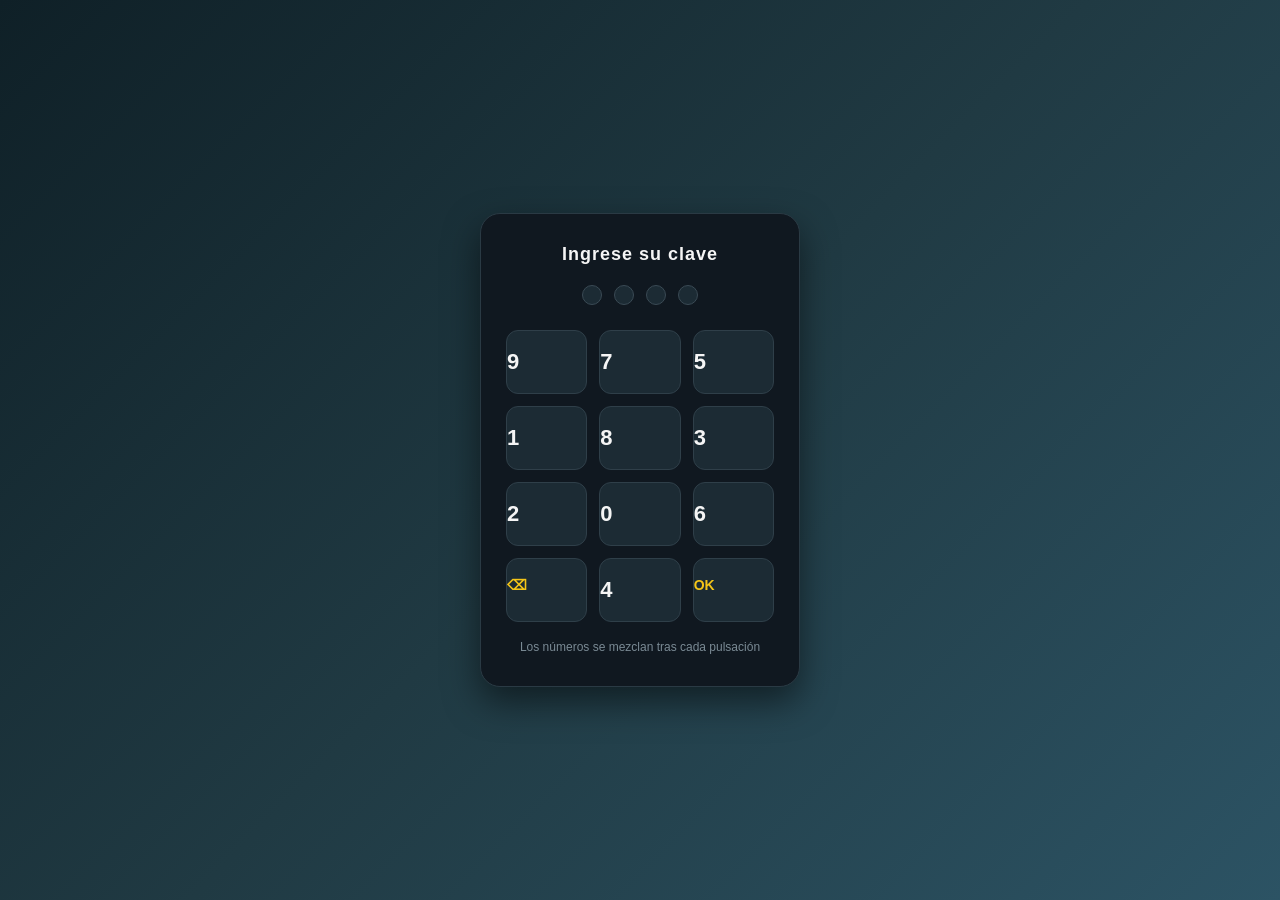
<file: Clave/index.html>
<!DOCTYPE html>
<html lang="es">
<head>
<meta charset="UTF-8">
<meta name="viewport" content="width=device-width, initial-scale=1.0">
<title>Teclado Virtual Bancario</title>
<style>
  * {
    box-sizing: border-box;
  }

  body {
    margin: 0;
    min-height: 100vh;
    display: flex;
    align-items: center;
    justify-content: center;
    background: linear-gradient(135deg, #0f2027, #203a43, #2c5364);
    font-family: 'Segoe UI', Arial, sans-serif;
  }

  .panel {
    background: #101820;
    border-radius: 20px;
    padding: 30px 25px;
    width: 320px;
    box-shadow: 0 15px 35px rgba(0, 0, 0, 0.5);
    border: 1px solid #2a3a44;
  }

  .panel h1 {
    color: #f5f5f5;
    font-size: 18px;
    text-align: center;
    margin: 0 0 20px;
    letter-spacing: 1px;
  }

  .display {
    display: flex;
    justify-content: center;
    gap: 12px;
    margin-bottom: 25px;
  }

  .dot {
    width: 20px;
    height: 20px;
    border-radius: 50%;
    background: #1c2b34;
    border: 1px solid #3a4a54;
    display: flex;
    align-items: center;
    justify-content: center;
    font-size: 18px;
    font-weight: 900;
    font-family: Arial, sans-serif;
    color: #101820;
    transition: background 0.2s;
  }

  .dot span {
    transform: translateY(-2px);
  }

  .dot.filled {
    background: #f5c518;
    border-color: #f5c518;
  }

  .keypad {
    display: grid;
    grid-template-columns: repeat(3, 1fr);
    gap: 12px;
  }

  .key {
    padding: 18px 0;
    font-size: 22px;
    font-weight: 600;
    color: #f5f5f5;
    background: #1c2b34;
    border: 1px solid #2f3f49;
    border-radius: 12px;
    cursor: pointer;
    user-select: none;
    transition: transform 0.08s, background 0.15s;
  }

  .key:hover {
    background: #24343e;
  }

  .key:active {
    transform: scale(0.94);
    background: #2f3f49;
  }

  .key.action {
    font-size: 14px;
    color: #f5c518;
  }

  .key.empty {
    visibility: hidden;
  }

  .key.disabled {
    opacity: 0.3;
    cursor: not-allowed;
  }

  .msg {
    margin-top: 18px;
    text-align: center;
    color: #7a8a94;
    font-size: 12px;
    min-height: 16px;
  }

  .msg.success {
    color: #4caf50;
  }
</style>
</head>
<body>

<div class="panel">
  <h1>Ingrese su clave</h1>

  <div class="display" id="display"></div>

  <div class="keypad" id="keypad"></div>

  <div class="msg" id="msg">Los números se mezclan tras cada pulsación</div>
</div>

<script>
  const PIN_LENGTH = 4;
  const CORRECT_PIN = '1234';

  const displayEl = document.getElementById('display');
  const keypadEl = document.getElementById('keypad');
  const msgEl = document.getElementById('msg');

  let entered = '';

  function renderDisplay() {
    displayEl.innerHTML = '';
    for (let i = 0; i < PIN_LENGTH; i++) {
      const dot = document.createElement('div');
      dot.className = 'dot' + (i < entered.length ? ' filled' : '');
      if (i < entered.length) {
        const star = document.createElement('span');
        star.textContent = '*';
        dot.appendChild(star);
      }
      displayEl.appendChild(dot);
    }
  }

  function shuffle(array) {
    for (let i = array.length - 1; i > 0; i--) {
      const j = Math.floor(Math.random() * (i + 1));
      [array[i], array[j]] = [array[j], array[i]];
    }
    return array;
  }

  function renderKeypad() {
    keypadEl.innerHTML = '';
    const digits = shuffle(['0', '1', '2', '3', '4', '5', '6', '7', '8', '9']);

    const layout = [...digits.slice(0, 9), 'borrar', digits[9], 'ok'];

    const isFull = entered.length >= PIN_LENGTH;

    layout.forEach(value => {
      const isDigit = value !== 'borrar' && value !== 'ok';
      const btn = document.createElement('div');
      btn.textContent = value === 'borrar' ? '⌫' : value === 'ok' ? 'OK' : value;
      btn.className = 'key'
        + (value === 'borrar' || value === 'ok' ? ' action' : '')
        + (isDigit && isFull ? ' disabled' : '');

      if (!(isDigit && isFull)) {
        btn.addEventListener('click', () => handleKey(value));
      }
      keypadEl.appendChild(btn);
    });
  }

  function handleKey(value) {
    if (value === 'borrar') {
      entered = entered.slice(0, -1);
      setMsg('Los números se mezclan tras cada pulsación', false);
    } else if (value === 'ok') {
      checkPin();
      return;
    } else if (entered.length < PIN_LENGTH) {
      entered += value;
      setMsg('Los números se mezclan tras cada pulsación', false);
    }

    renderDisplay();
    renderKeypad();
  }

  function checkPin() {
    if (entered.length !== PIN_LENGTH) {
      setMsg('Ingrese los ' + PIN_LENGTH + ' dígitos', false);
      return;
    }
    if (entered === CORRECT_PIN) {
      setMsg('Clave correcta ✔', true);
    } else {
      setMsg('Clave incorrecta, intente de nuevo', false);
    }
    entered = '';
    renderDisplay();
    renderKeypad();
  }

  function setMsg(text, success) {
    msgEl.textContent = text;
    msgEl.classList.toggle('success', success);
  }

  renderDisplay();
  renderKeypad();
</script>

</body>
</html>
</file>
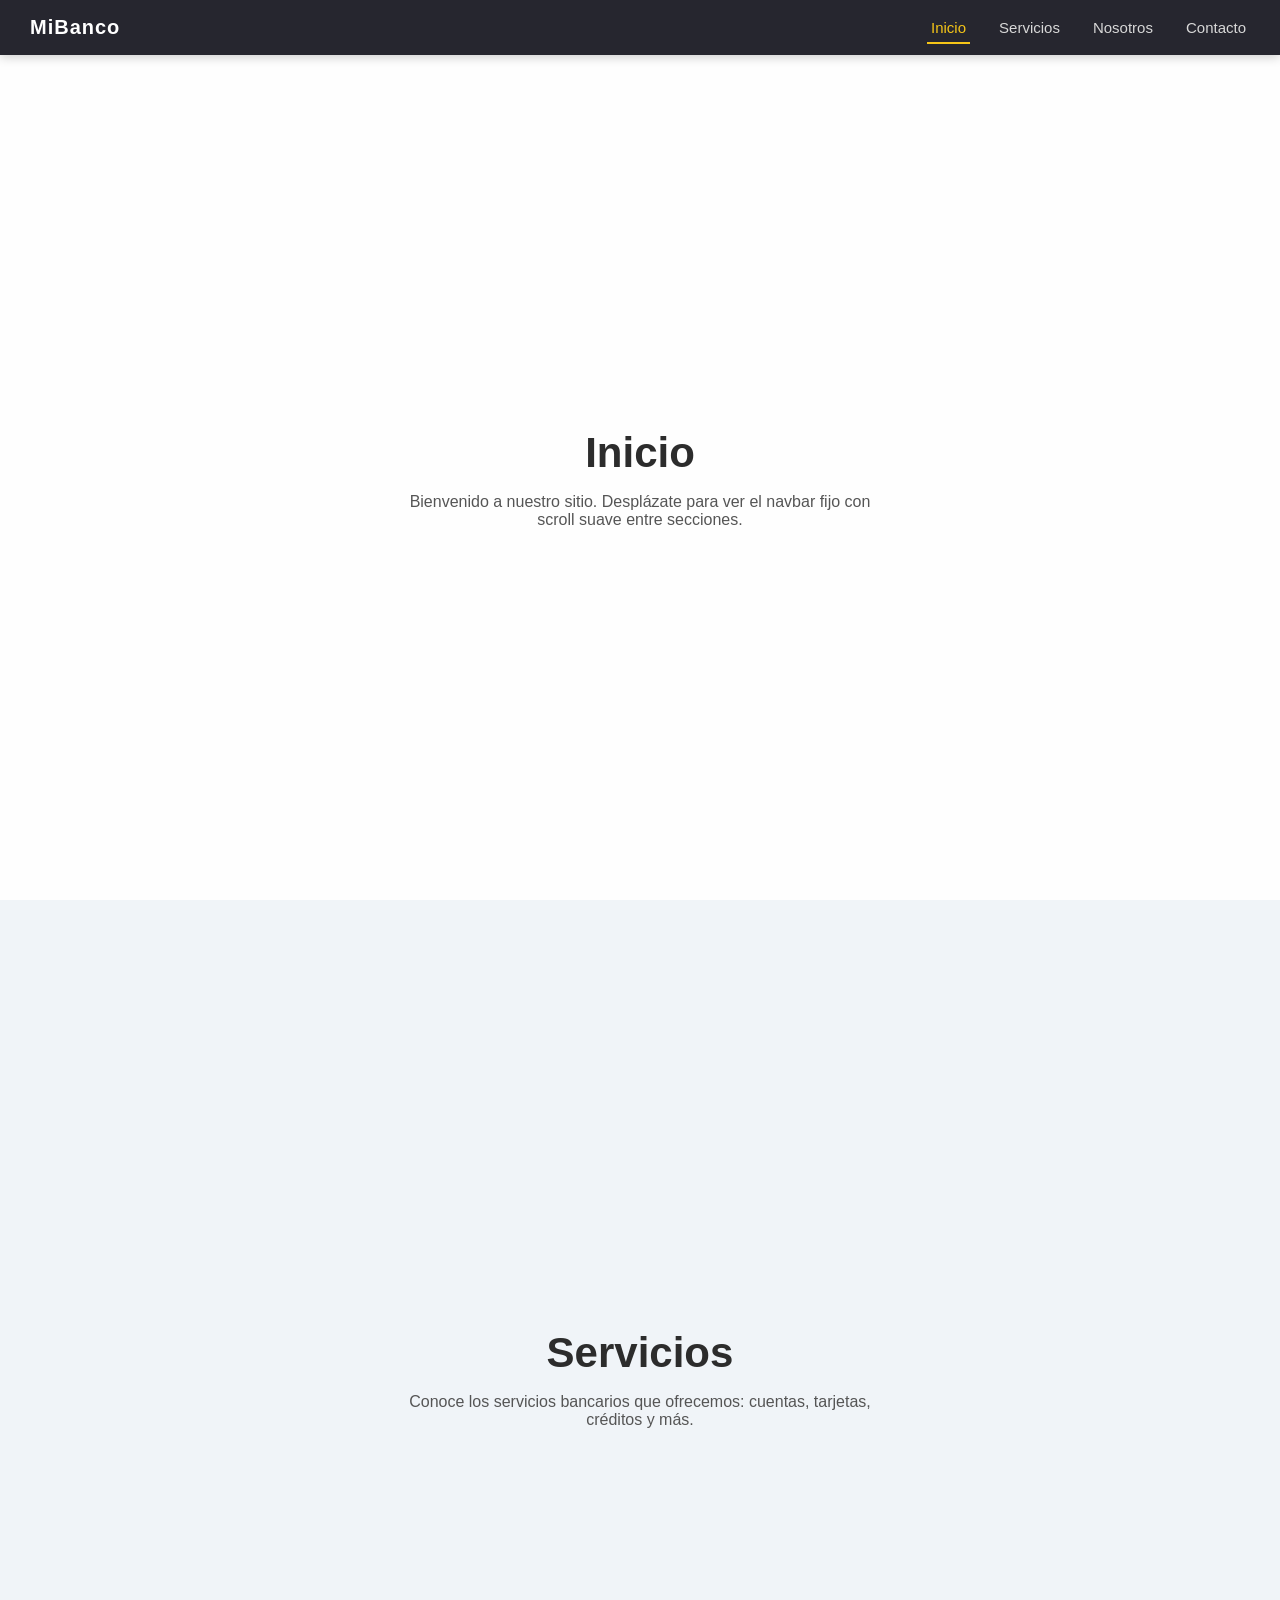
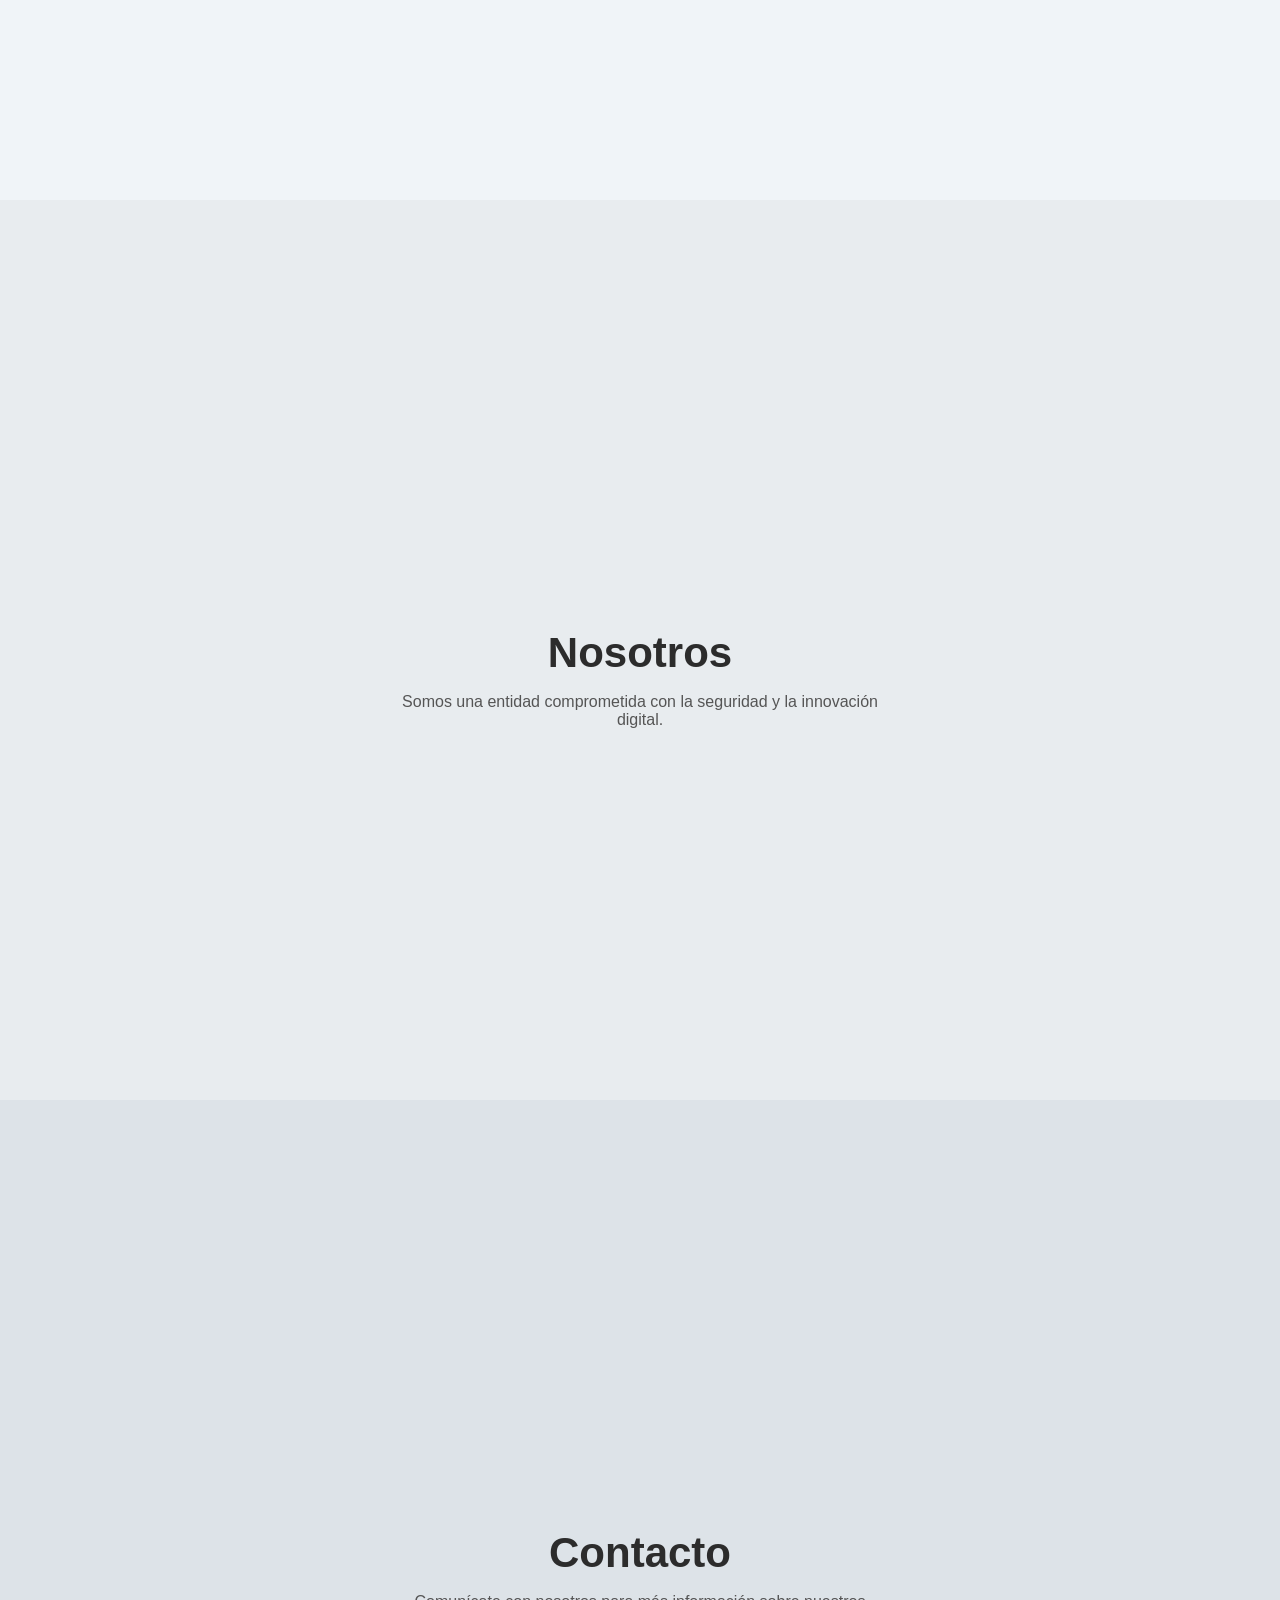
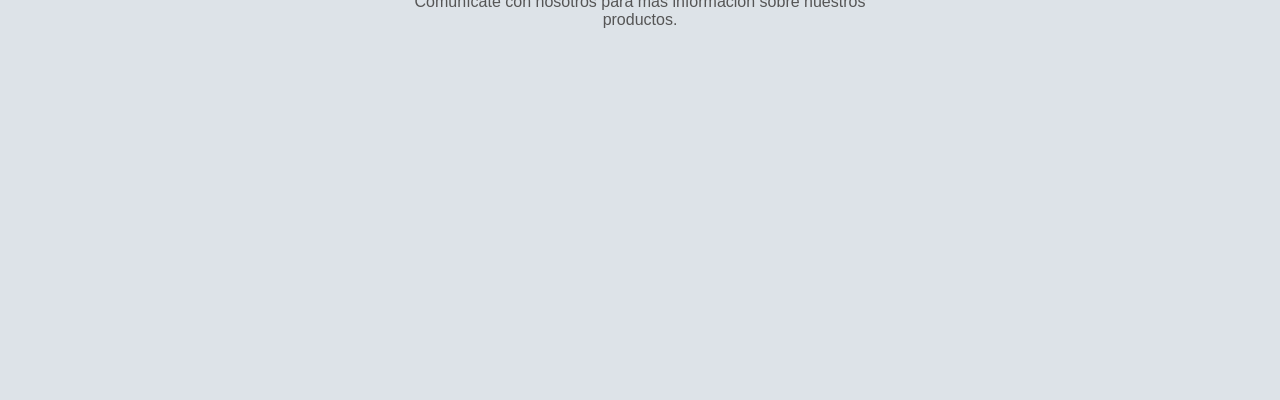
<file: Menu/index.html>
<!DOCTYPE html>
<html lang="es">
<head>
<meta charset="UTF-8">
<meta name="viewport" content="width=device-width, initial-scale=1.0">
<title>Navbar con scroll suave</title>
<style>
  * {
    box-sizing: border-box;
    scroll-behavior: smooth;
  }

  body {
    margin: 0;
    font-family: 'Segoe UI', Arial, sans-serif;
    color: #2c2c2c;
  }

  nav {
    position: fixed;
    top: 0;
    left: 0;
    width: 100%;
    display: flex;
    align-items: center;
    justify-content: space-between;
    padding: 16px 30px;
    background: rgba(20, 20, 30, 0.92);
    backdrop-filter: blur(6px);
    z-index: 1000;
    box-shadow: 0 2px 10px rgba(0, 0, 0, 0.2);
  }

  nav .brand {
    color: #fff;
    font-weight: 700;
    font-size: 20px;
    letter-spacing: 1px;
  }

  nav ul {
    display: flex;
    gap: 25px;
    list-style: none;
    margin: 0;
    padding: 0;
  }

  nav ul li a {
    color: #d8d8d8;
    text-decoration: none;
    font-size: 15px;
    font-weight: 500;
    padding: 6px 4px;
    border-bottom: 2px solid transparent;
    transition: color 0.2s, border-color 0.2s;
  }

  nav ul li a:hover,
  nav ul li a.active {
    color: #f5c518;
    border-color: #f5c518;
  }

  section {
    min-height: 100vh;
    display: flex;
    align-items: center;
    justify-content: center;
    padding: 100px 20px 60px;
    text-align: center;
  }

  section h2 {
    font-size: 42px;
    margin-bottom: 10px;
  }

  section p {
    max-width: 500px;
    color: #555;
    font-size: 16px;
  }

  #inicio { background: #fefefe; }
  #servicios { background: #f0f4f8; }
  #nosotros { background: #e8ecef; }
  #contacto { background: #dde3e8; }
</style>
</head>
<body>

<nav>
  <div class="brand">MiBanco</div>
  <ul>
    <li><a href="#inicio" class="nav-link active">Inicio</a></li>
    <li><a href="#servicios" class="nav-link">Servicios</a></li>
    <li><a href="#nosotros" class="nav-link">Nosotros</a></li>
    <li><a href="#contacto" class="nav-link">Contacto</a></li>
  </ul>
</nav>

<section id="inicio">
  <div>
    <h2>Inicio</h2>
    <p>Bienvenido a nuestro sitio. Desplázate para ver el navbar fijo con scroll suave entre secciones.</p>
  </div>
</section>

<section id="servicios">
  <div>
    <h2>Servicios</h2>
    <p>Conoce los servicios bancarios que ofrecemos: cuentas, tarjetas, créditos y más.</p>
  </div>
</section>

<section id="nosotros">
  <div>
    <h2>Nosotros</h2>
    <p>Somos una entidad comprometida con la seguridad y la innovación digital.</p>
  </div>
</section>

<section id="contacto">
  <div>
    <h2>Contacto</h2>
    <p>Comunícate con nosotros para más información sobre nuestros productos.</p>
  </div>
</section>

<script>
  const links = document.querySelectorAll('.nav-link');
  const sections = document.querySelectorAll('section');

  links.forEach(link => {
    link.addEventListener('click', e => {
      e.preventDefault();
      const target = document.querySelector(link.getAttribute('href'));
      target.scrollIntoView({ behavior: 'smooth' });
    });
  });

  window.addEventListener('scroll', () => {
    let current = '';
    sections.forEach(section => {
      const rect = section.getBoundingClientRect();
      if (rect.top <= 100 && rect.bottom >= 100) {
        current = section.id;
      }
    });

    links.forEach(link => {
      link.classList.toggle('active', link.getAttribute('href') === '#' + current);
    });
  });
</script>

</body>
</html>
</file>
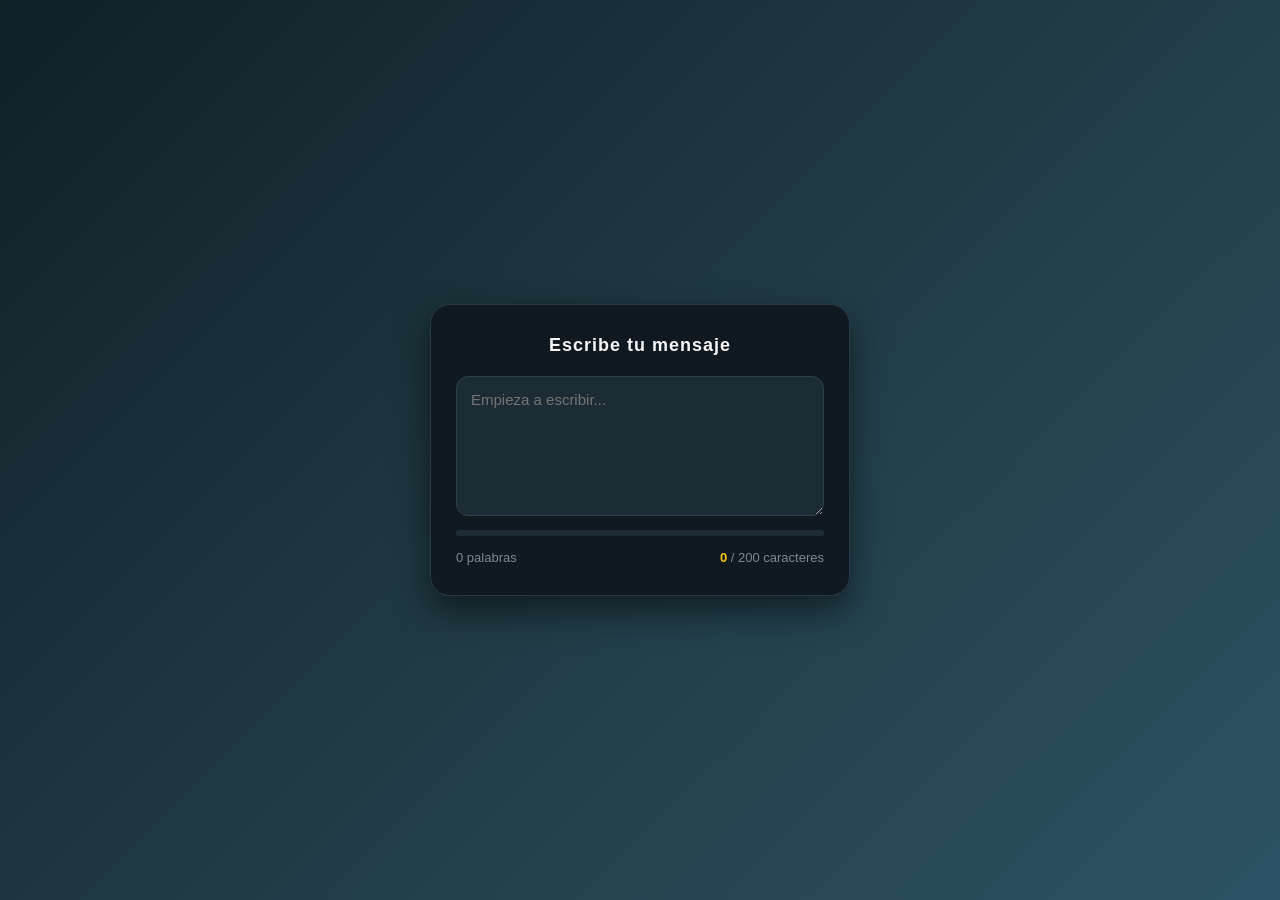
<file: Texto/index.html>
<!DOCTYPE html>
<html lang="es">
<head>
<meta charset="UTF-8">
<meta name="viewport" content="width=device-width, initial-scale=1.0">
<title>Contador de caracteres en tiempo real</title>
<style>
  * {
    box-sizing: border-box;
  }

  body {
    margin: 0;
    min-height: 100vh;
    display: flex;
    align-items: center;
    justify-content: center;
    background: linear-gradient(135deg, #0f2027, #203a43, #2c5364);
    font-family: 'Segoe UI', Arial, sans-serif;
  }

  .panel {
    background: #101820;
    border-radius: 20px;
    padding: 30px 25px;
    width: 420px;
    box-shadow: 0 15px 35px rgba(0, 0, 0, 0.5);
    border: 1px solid #2a3a44;
  }

  .panel h1 {
    color: #f5f5f5;
    font-size: 18px;
    text-align: center;
    margin: 0 0 20px;
    letter-spacing: 1px;
  }

  textarea {
    width: 100%;
    min-height: 140px;
    resize: vertical;
    background: #1c2b34;
    border: 1px solid #2f3f49;
    border-radius: 12px;
    color: #f5f5f5;
    font-size: 15px;
    font-family: inherit;
    padding: 14px;
    outline: none;
    transition: border-color 0.2s;
  }

  textarea:focus {
    border-color: #f5c518;
  }

  .info {
    display: flex;
    justify-content: space-between;
    align-items: center;
    margin-top: 14px;
    font-size: 13px;
    color: #7a8a94;
  }

  .counter {
    font-weight: 700;
    color: #f5c518;
  }

  .counter.warning {
    color: #ff9800;
  }

  .counter.limit {
    color: #e53935;
  }

  .bar {
    margin-top: 10px;
    height: 6px;
    background: #1c2b34;
    border-radius: 4px;
    overflow: hidden;
  }

  .bar-fill {
    height: 100%;
    width: 0%;
    background: #f5c518;
    transition: width 0.15s, background 0.15s;
  }

  .bar-fill.warning {
    background: #ff9800;
  }

  .bar-fill.limit {
    background: #e53935;
  }
</style>
</head>
<body>

<div class="panel">
  <h1>Escribe tu mensaje</h1>

  <textarea id="texto" maxlength="200" placeholder="Empieza a escribir..."></textarea>

  <div class="bar">
    <div class="bar-fill" id="barFill"></div>
  </div>

  <div class="info">
    <span id="palabras">0 palabras</span>
    <span><span class="counter" id="contador">0</span> / <span id="max">200</span> caracteres</span>
  </div>
</div>

<script>
  const MAX_LENGTH = 200;

  const textoEl = document.getElementById('texto');
  const contadorEl = document.getElementById('contador');
  const barFillEl = document.getElementById('barFill');
  const palabrasEl = document.getElementById('palabras');

  document.getElementById('max').textContent = MAX_LENGTH;

  function actualizarContador() {
    const longitud = textoEl.value.length;
    const porcentaje = (longitud / MAX_LENGTH) * 100;

    contadorEl.textContent = longitud;
    barFillEl.style.width = porcentaje + '%';

    const palabras = textoEl.value.trim() === '' ? 0 : textoEl.value.trim().split(/\s+/).length;
    palabrasEl.textContent = palabras + (palabras === 1 ? ' palabra' : ' palabras');

    contadorEl.classList.remove('warning', 'limit');
    barFillEl.classList.remove('warning', 'limit');

    if (longitud >= MAX_LENGTH) {
      contadorEl.classList.add('limit');
      barFillEl.classList.add('limit');
    } else if (porcentaje >= 80) {
      contadorEl.classList.add('warning');
      barFillEl.classList.add('warning');
    }
  }

  textoEl.addEventListener('input', actualizarContador);

  actualizarContador();
</script>

</body>
</html>
</file>
